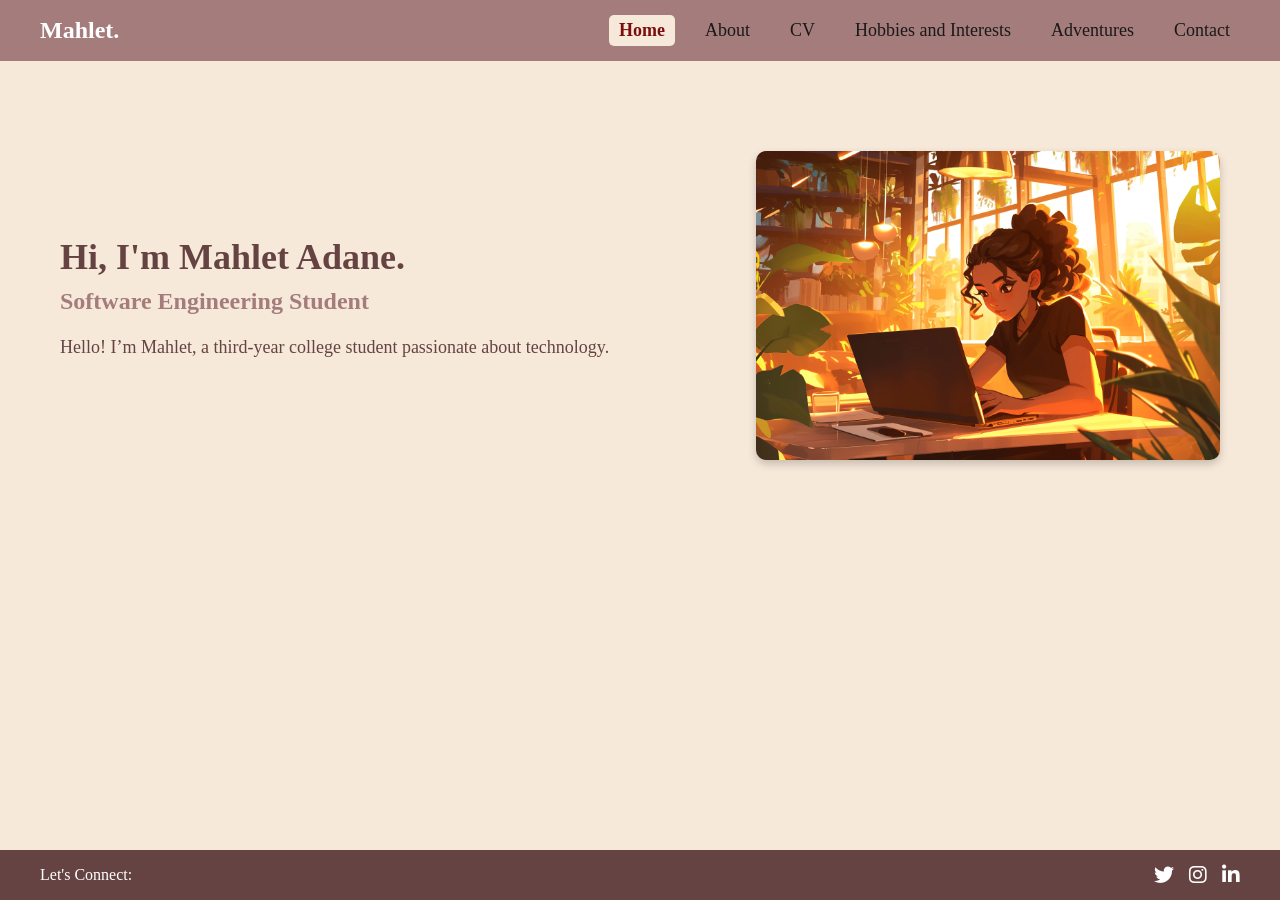
<file: index.html>
<!DOCTYPE html>
<html lang="en">
<head>
    <meta charset="UTF-8">
    <meta name="viewport" content="width=device-width, initial-scale=1.0">
    <title>My Profile</title>
    <link rel="stylesheet" href="css/style.css">
    <link rel="stylesheet" href="js/app.js">
    <link rel="stylesheet" href="https://cdnjs.cloudflare.com/ajax/libs/font-awesome/6.7.1/css/all.min.css" 
          integrity="sha512-5Hs3dF2AEPkpNAR7UiOHba+lRSJNeM2ECkwxUIxC1Q/FLycGTbNapWXB4tP889k5T5Ju8fs4b1P5z/iB4nMfSQ==" 
          crossorigin="anonymous" referrerpolicy="no-referrer">
</head>
<body>
    <header class="header">
        <a href="index.html" class="logo">Mahlet.</a>
         
        <div id="menu-icon" onclick="toggleMenu()">☰</div>
        <nav class="navbar" id="nav-menu">
            <a href="index.html" class="active">Home</a>
            <a href="about.html">About</a>
            <a href="cv.html">CV</a>
            <a href="Hobbies and Interests.html">Hobbies and Interests</a>
            <a href="Adventures.html">Adventures</a>
            <a href="contact.html">Contact</a>
        </nav>
    </header>
    <section class="home">
        <div class="main-content">
            <div class="text">
                <h1>Hi, I'm Mahlet Adane.</h1>
                <h3>Software Engineering Student</h3>
                <p>
                    Hello! I’m Mahlet, a third-year college student passionate about technology.
                </p>
            </div>
            <div class="img-box">
                <img src="images/image-1.jpg" alt="Girl on a Computer">
            </div>
        </div>
    </section>

    <footer>
        <div class="footer-container">
            <div class="footer-left"> 
                <p>Let's Connect:</p>
            </div>
            <div class="social-icons"> 
                <a href="https://x.com/MahletAdan63154" target="_blank"><i class="fa-brands fa-twitter"></i></a>
                <a href="https://www.instagram.com/mahlet.__/" target="_blank"><i class="fa-brands fa-instagram"></i></a>
                <a href="https://www.linkedin.com/in/mahlet-a-45ba842a6/" target="_blank"><i class="fa-brands fa-linkedin-in"></i></a>
            </div>
        </div>
    </footer>
      <script>
        function toggleMenu() {
            const navbar = document.querySelector('.navbar');
            navbar.classList.toggle('active');
        }
    </script>
</body>
</html>
</file>
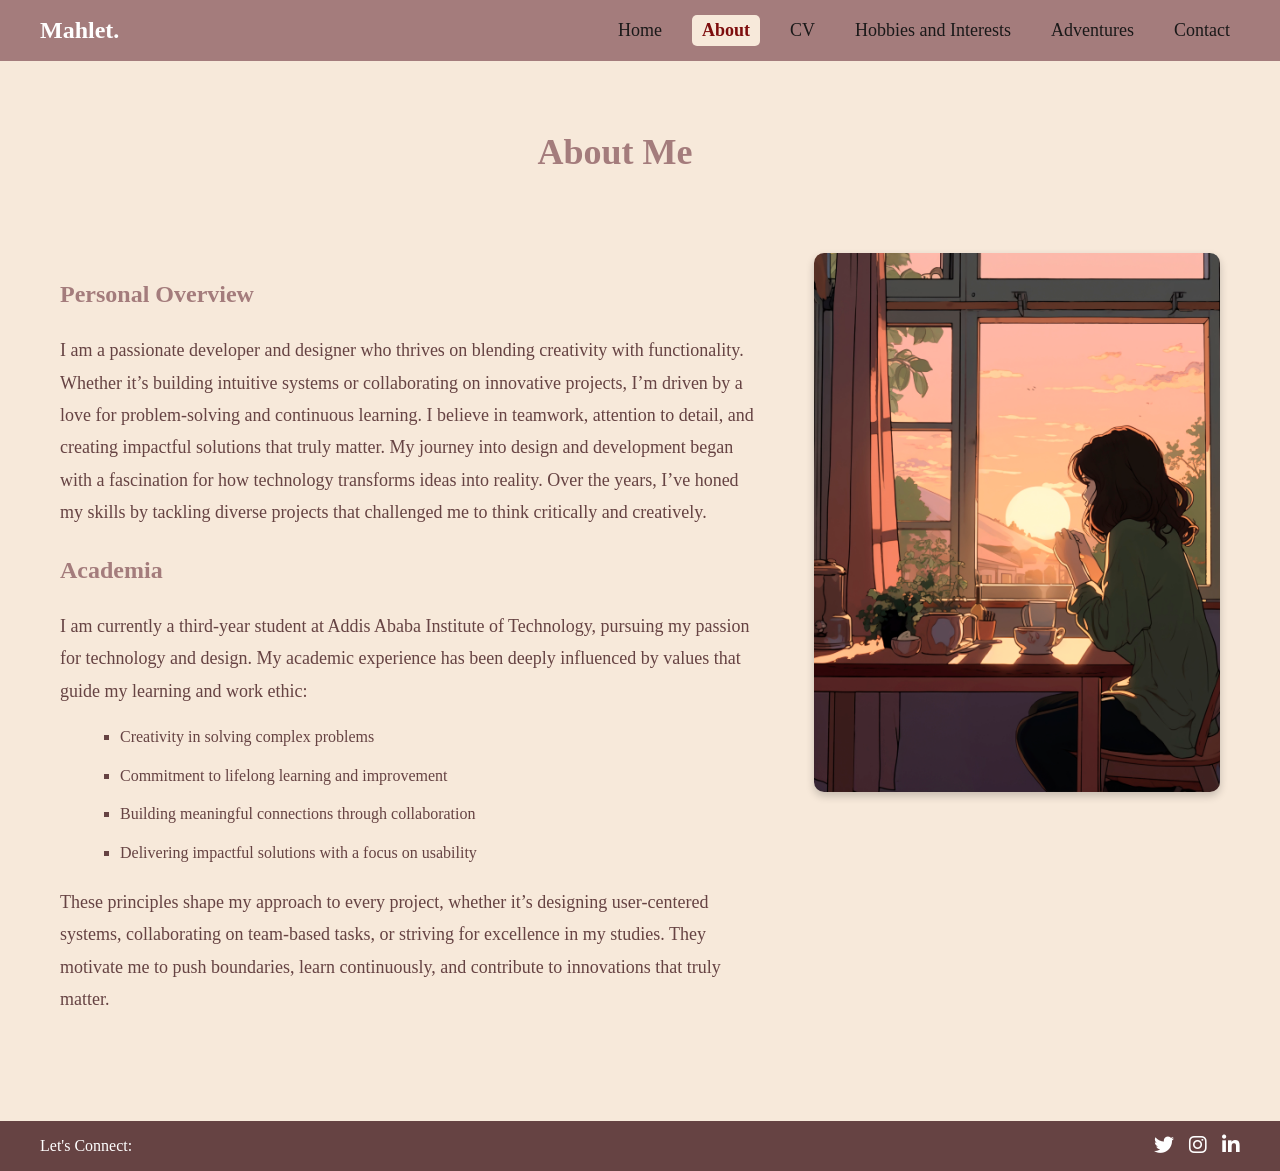
<file: about.html>
<!DOCTYPE html>
<html lang="en">
<head>
    <meta charset="UTF-8">
    <meta name="viewport" content="width=device-width, initial-scale=1.0">
    <title>My Profile</title>
    <link rel="stylesheet" href="css/style.css">
    <link rel="stylesheet" href="js/app.js">
    <link rel="stylesheet" href="https://cdnjs.cloudflare.com/ajax/libs/font-awesome/6.7.1/css/all.min.css" 
          integrity="sha512-5Hs3dF2AEPkpNAR7UiOHba+lRSJNeM2ECkwxUIxC1Q/FLycGTbNapWXB4tP889k5T5Ju8fs4b1P5z/iB4nMfSQ==" 
          crossorigin="anonymous" referrerpolicy="no-referrer">
</head>
<body>
    <header class="header">
        <a href="index.html" class="logo">Mahlet.</a>
        <div id="menu-icon" onclick="toggleMenu()">☰</div>
        <nav class="navbar">
            <a href="index.html">Home</a>
            <a href="about.html" class="active">About</a>
            <a href="cv.html">CV</a>
            <a href="Hobbies and Interests.html">Hobbies and Interests</a>
            <a href="Adventures.html">Adventures</a>
            <a href="contact.html">Contact</a>
        </nav>
    </header>

    <section>
        <h2>About Me</h2> 
    
        <div class="about-info">
            <article>
                <h3>Personal Overview</h3>
                <p>I am a passionate developer and designer who thrives on blending creativity with functionality. Whether it’s building intuitive systems or collaborating on innovative projects, I’m driven by a love for problem-solving and continuous learning. I believe in teamwork, attention to detail, and creating impactful solutions that truly matter. My journey into design and development began with a fascination for how technology transforms ideas into reality. Over the years, I’ve honed my skills by tackling diverse projects that challenged me to think critically and creatively.</p>

                <h3>Academia</h3>
                <p>I am currently a third-year student at Addis Ababa Institute of Technology, pursuing my passion for technology and design. My academic experience has been deeply influenced by values that guide my learning and work ethic:</p>
                <ul>
                    <li>Creativity in solving complex problems</li>
                    <li>Commitment to lifelong learning and improvement</li>
                    <li>Building meaningful connections through collaboration</li>
                    <li>Delivering impactful solutions with a focus on usability</li>
                </ul>
                <p>These principles shape my approach to every project, whether it’s designing user-centered systems, collaborating on team-based tasks, or striving for excellence in my studies. They motivate me to push boundaries, learn continuously, and contribute to innovations that truly matter.</p>
            </article>
            <div class="image-2">
                <img src="images/image-2.jpg" alt="About me" height="200" width="200">
            </div>
        </div>
    </section>

    <footer>
        <div class="footer-container">
            <div class="footer-left">
                <p>Let's Connect:</p>
            </div>
            <div class="social-icons">
                <a href="https://x.com/MahletAdan63154"><i class="fa-brands fa-twitter"></i></a>
                <a href="https://www.instagram.com/mahlet.__/"><i class="fa-brands fa-instagram"></i></a>
                <a href="https://www.linkedin.com/in/mahlet-a-45ba842a6/"><i class="fa-brands fa-linkedin-in"></i></a>
            </div>
        </div>
    </footer>
    <script>
        function toggleMenu() {
            const navbar = document.querySelector('.navbar');
            navbar.classList.toggle('active');
        }
    </script>

</body>
</html>
</file>
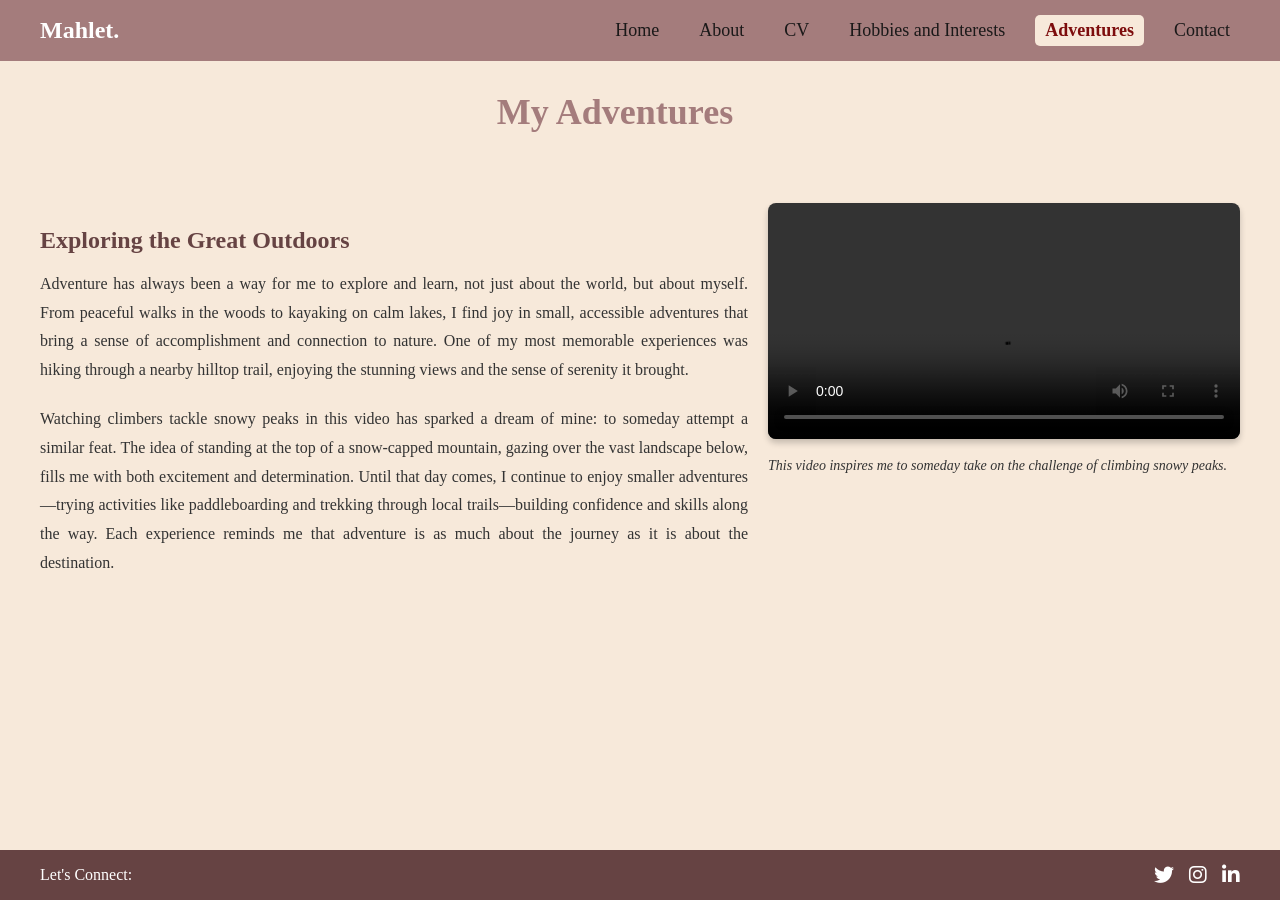
<file: Adventures.html>
<!DOCTYPE html>
<html lang="en">
<head>
    <meta charset="UTF-8">
    <meta name="viewport" content="width=device-width, initial-scale=1.0">
    <title>My profile</title>
    <link rel="stylesheet" href="css/style.css">
    <link rel="stylesheet" href="js/app.js">
    <link rel="stylesheet" href="https://cdnjs.cloudflare.com/ajax/libs/font-awesome/6.7.1/css/all.min.css" 
          integrity="sha512-5Hs3dF2AEPkpNAR7UiOHba+lRSJNeM2ECkwxUIxC1Q/FLycGTbNapWXB4tP889k5T5Ju8fs4b1P5z/iB4nMfSQ==" 
          crossorigin="anonymous" referrerpolicy="no-referrer">
</head>
<body>
    <header class="header">
        <a href="index.html" class="logo">Mahlet.</a>
        <div id="menu-icon" onclick="toggleMenu()">☰</div>
        <nav class="navbar">
            <a href="index.html">Home</a>
            <a href="about.html">About</a>
            <a href="cv.html">CV</a>
            <a href="Hobbies and Interests.html">Hobbies and Interests</a>
            <a href="Adventures.html" class="active">Adventures</a>
            <a href="contact.html">Contact</a>
        </nav>
    </header>
         <h2>My Adventures</h2>
         <section class="adventures">
            <!-- Text Content -->
            <div class="text-container">
                <h3>Exploring the Great Outdoors</h3>
                <p>
                    Adventure has always been a way for me to explore and learn, not just about the world, but about myself. From peaceful walks in the woods to kayaking on calm lakes, I find joy in small, accessible adventures that bring a sense of accomplishment and connection to nature. One of my most memorable experiences was hiking through a nearby hilltop trail, enjoying the stunning views and the sense of serenity it brought.
                </p>
                <p>
                    Watching climbers tackle snowy peaks in this video has sparked a dream of mine: to someday attempt a similar feat. The idea of standing at the top of a snow-capped mountain, gazing over the vast landscape below, fills me with both excitement and determination. Until that day comes, I continue to enjoy smaller adventures—trying activities like paddleboarding and trekking through local trails—building confidence and skills along the way. Each experience reminds me that adventure is as much about the journey as it is about the destination.
                </p>
            </div>
        
            <!-- Video Content -->
            <div class="video-container">
                <video controls>
                    <source src="videos/video-1.mp4" type="video/mp4">
                    Your browser does not support the video tag.
                </video>
                <p class="video-caption">This video inspires me to someday take on the challenge of climbing snowy peaks.</p>
            </div>
        </section>
    <footer>
        <div class="footer-container">
            <div class="footer-left"> 
                <p>Let's Connect:</p>
            </div>
            <div class="social-icons"> 
                <a href="https://x.com/MahletAdan63154" target="_blank"><i class="fa-brands fa-twitter"></i></a>
                <a href="https://www.instagram.com/mahlet.__/" target="_blank"><i class="fa-brands fa-instagram"></i></a>
                <a href="https://www.linkedin.com/in/mahlet-a-45ba842a6/" target="_blank"><i class="fa-brands fa-linkedin-in"></i></a>
            </div>
        </div>
    </footer>
    <script>
        function toggleMenu() {
            const navbar = document.querySelector('.navbar');
            navbar.classList.toggle('active');
        }
    </script>
</body>
</html>
</file>
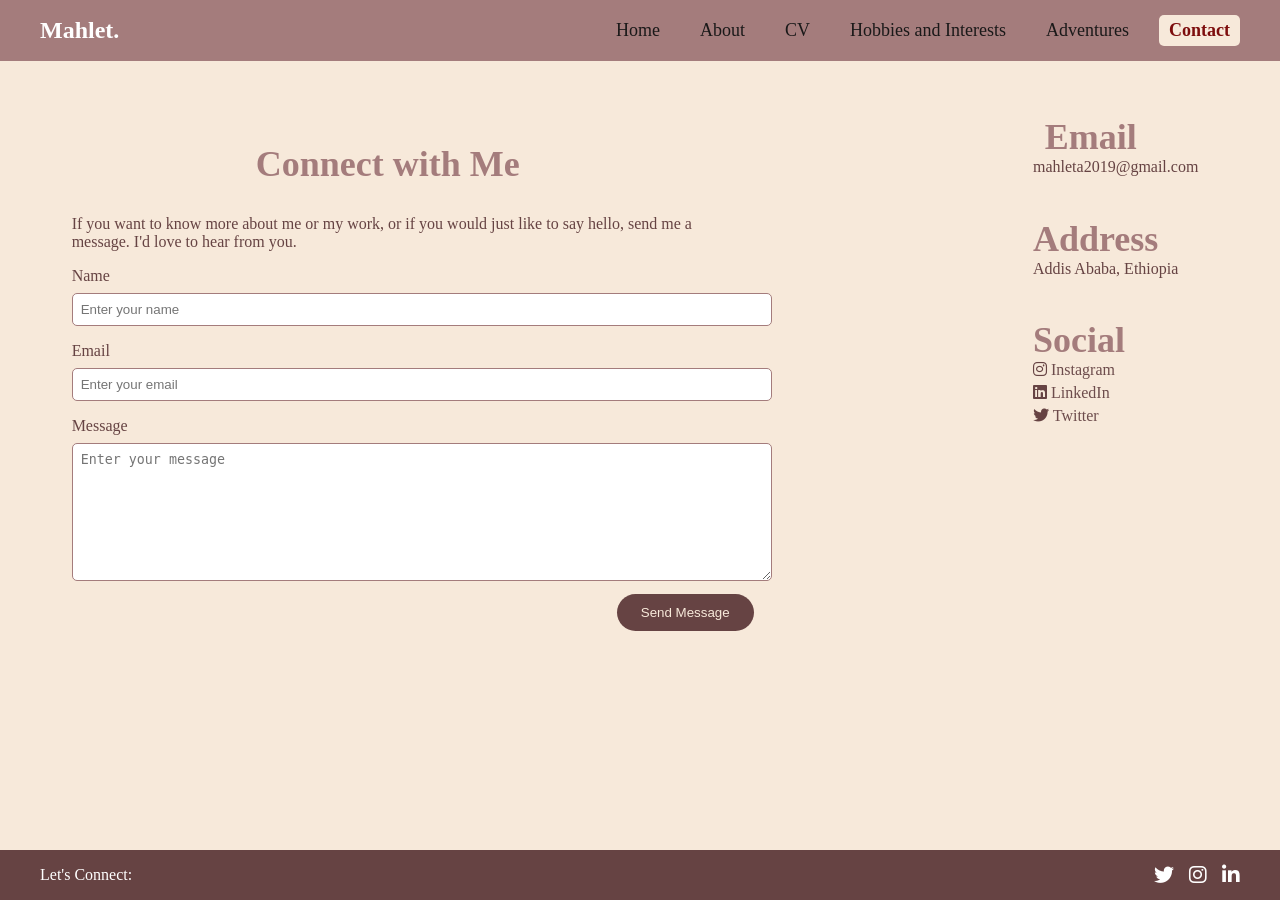
<file: contact.html>
<!DOCTYPE html>
<html lang="en">
<head>
    <meta charset="UTF-8">
    <meta name="viewport" content="width=device-width, initial-scale=1.0">
    <title>My Profile</title>
    <link rel="stylesheet" href="css/style.css">
    <link rel="stylesheet" href="js/app.js">
    <link rel="stylesheet" href="https://cdnjs.cloudflare.com/ajax/libs/font-awesome/6.7.1/css/all.min.css" 
          integrity="sha512-5Hs3dF2AEPkpNAR7UiOHba+lRSJNeM2ECkwxUIxC1Q/FLycGTbNapWXB4tP889k5T5Ju8fs4b1P5z/iB4nMfSQ==" 
          crossorigin="anonymous" referrerpolicy="no-referrer">
</head>
<body>
    <header class="header">
        <a href="index.html" class="logo">Mahlet.</a>
        <div id="menu-icon" onclick="toggleMenu()">☰</div>
        <nav class="navbar" id="nav-menu">
            <a href="index.html">Home</a>
            <a href="about.html">About</a>
            <a href="cv.html">CV</a>
            <a href="Hobbies and Interests.html">Hobbies and Interests</a>
            <a href="Adventures.html">Adventures</a>
            <a href="contact.html" class="active">Contact</a>
        </nav>
    </header>

    <main id="contact-main" class="contact-container">
        <!-- Left Section: Contact Form -->
        <div class="contact-left">
            <h2>Connect with Me</h2>
            <p>If you want to know more about me or my work, or if you would just like to say hello, send me a message. I'd love to hear from you.</p>
            <form action="#" method="post" class="contact-form">
                <label for="name">Name</label>
                <input type="text" id="name" name="name" placeholder="Enter your name" required>
                
                <label for="email">Email</label>
                <input type="email" id="email" name="email" placeholder="Enter your email" required>
                
                <label for="message">Message</label>
                <textarea id="message" name="message" rows="5" placeholder="Enter your message" required></textarea>
                
                <button type="submit" id="submit-btn">Send Message</button>
            </form>
        </div>
    
        <!-- Right Section: Contact Details -->
        <div class="contact-right">
            <div class="contact-section">
                <h2>Email</h2>
                <p>mahleta2019@gmail.com</p>
            </div>
        
            <div class="contact-section">
                <h2>Address</h2>
                <p>Addis Ababa, Ethiopia</p>
            </div>
        
            <div class="contact-section">
                <h2>Social</h2>
                <ul>
                    <li><i class="fab fa-instagram"></i> <a href="https://www.instagram.com/mahlet.__/" target="_blank">Instagram</a></li>
                    <li><i class="fab fa-linkedin"></i> <a href="https://www.linkedin.com/in/mahlet-a-45ba842a6/" target="_blank">LinkedIn</a></li>
                    <li><i class="fab fa-twitter"></i> <a href="https://x.com/MahletAdan63154" target="_blank">Twitter</a></li>
                </ul>
            </div>
        </div>
    </main>

    <footer>
        <div class="footer-container">
            <div class="footer-left"> 
                <p>Let's Connect:</p>
            </div>
            <div class="social-icons"> 
                <a href="https://x.com/MahletAdan63154" target="_blank"><i class="fa-brands fa-twitter"></i></a>
                <a href="https://www.instagram.com/mahlet.__/" target="_blank"><i class="fa-brands fa-instagram"></i></a>
                <a href="https://www.linkedin.com/in/mahlet-a-45ba842a6/" target="_blank"><i class="fa-brands fa-linkedin-in"></i></a>
            </div>
        </div>
    </footer>
    <script>
        function toggleMenu() {
            const navbar = document.querySelector('.navbar');
            navbar.classList.toggle('active');
        }
    </script>
</body>
</html>
</file>
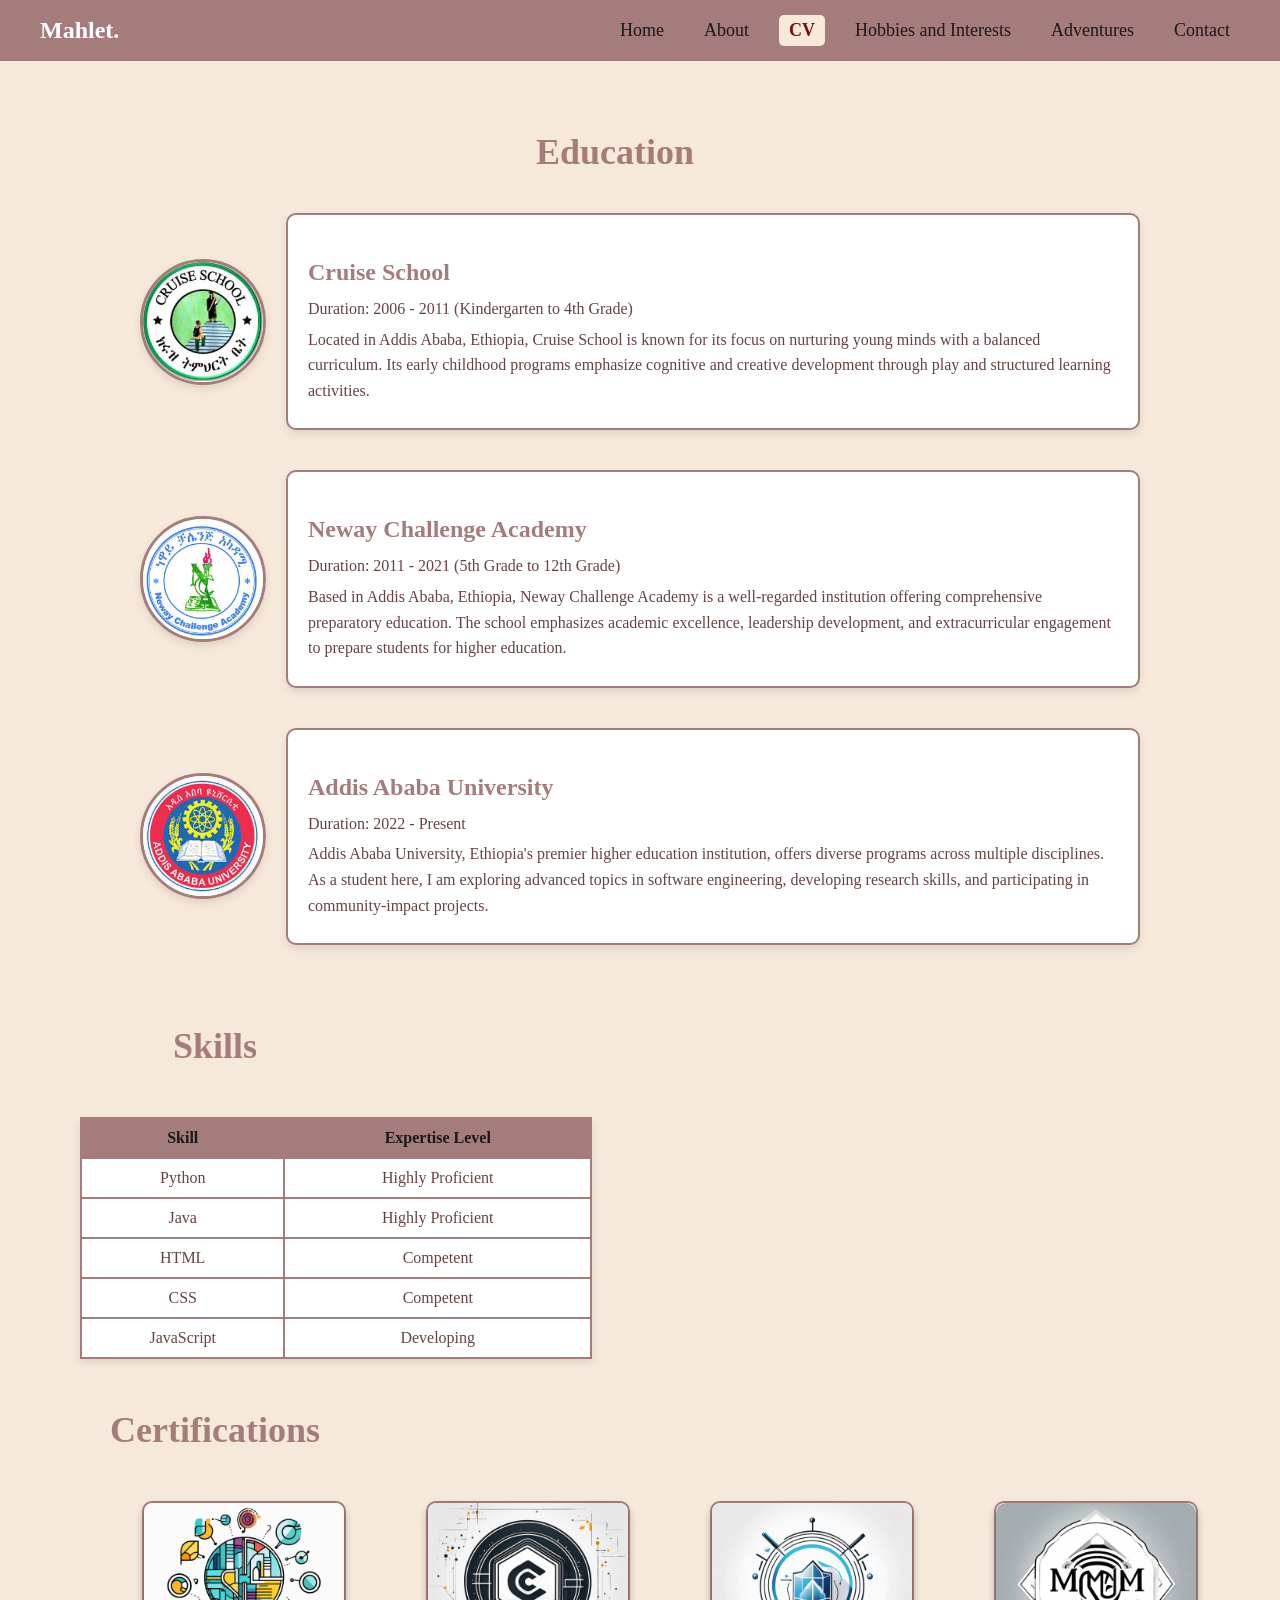
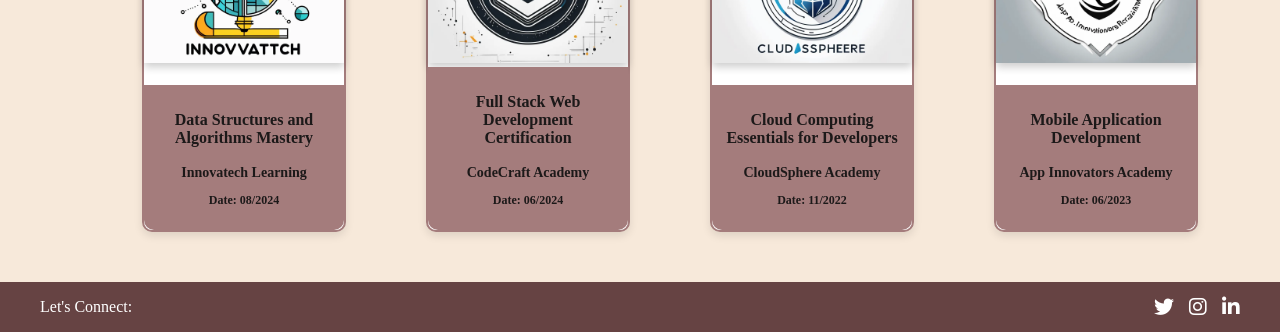
<file: cv.html>
<!DOCTYPE html>
<html lang="en">
<head>
    <meta charset="UTF-8">
    <meta name="viewport" content="width=device-width, initial-scale=1.0">
    <title>My Profile</title>
    <link rel="stylesheet" href="css/style.css">
    <link rel="stylesheet" href="js/app.js">
    <link rel="stylesheet" href="https://cdnjs.cloudflare.com/ajax/libs/font-awesome/6.7.1/css/all.min.css" 
          integrity="sha512-5Hs3dF2AEPkpNAR7UiOHba+lRSJNeM2ECkwxUIxC1Q/FLycGTbNapWXB4tP889k5T5Ju8fs4b1P5z/iB4nMfSQ==" 
          crossorigin="anonymous" referrerpolicy="no-referrer">
</head>
<body>

    <header class="header">
        <a href="index.html" class="logo">Mahlet.</a>
        <div id="menu-icon" onclick="toggleMenu()">☰</div>
        <nav class="navbar">
            <a href="index.html">Home</a>
            <a href="about.html">About</a>
            <a href="cv.html" class="active">CV</a>
            <a href="Hobbies and Interests.html">Hobbies and Interests</a>
            <a href="Adventures.html">Adventures</a>
            <a href="contact.html">Contact</a>
        </nav>
    </header>

    <section id="education">
        <h2>Education</h2>
        <div class="education-details">
            <!-- School 1 -->
            <div class="school">
                <img src="images/cruise_school_logo.jpg" alt="Cruise School Logo" class="edu-logo" height="200" width="200">
                <div class="school-info">
                    <h3>Cruise School</h3>
                    <p>Duration: 2006 - 2011 (Kindergarten to 4th Grade)</p>
                    <p>Located in Addis Ababa, Ethiopia, Cruise School is known for its focus on nurturing young minds with a balanced curriculum. Its early childhood programs emphasize cognitive and creative development through play and structured learning activities.</p>
                </div>
            </div>
            <!-- School 2 -->
            <div class="school">
                <img src="images/NCA_logo.jpg" alt="Neway Challenge Academy Logo" class="edu-logo" height="200" width="200">
                <div class="school-info">
                    <h3>Neway Challenge Academy</h3>
                    <p>Duration: 2011 - 2021 (5th Grade to 12th Grade)</p>
                    <p>Based in Addis Ababa, Ethiopia, Neway Challenge Academy is a well-regarded institution offering comprehensive preparatory education. The school emphasizes academic excellence, leadership development, and extracurricular engagement to prepare students for higher education.</p>
                </div>
            </div>
            <!-- School 3 -->
            <div class="school">
                <img src="images/AAU_logo.jpg" alt="Addis Ababa University Logo" class="edu-logo" height="200" width="200">
                <div class="school-info">
                    <h3>Addis Ababa University</h3>
                    <p>Duration: 2022 - Present</p>
                    <p>Addis Ababa University, Ethiopia's premier higher education institution, offers diverse programs across multiple disciplines. As a student here, I am exploring advanced topics in software engineering, developing research skills, and participating in community-impact projects.</p>
                </div>
            </div>
        </div>
    </section>

    <h2 id="skills-title">Skills</h2>
    <table class="skills-table">
        <thead>
            <tr>
                <th>Skill</th>
                <th>Expertise Level</th>
            </tr>
        </thead>
        <tbody>
            <tr>
                <td>Python</td>
                <td>Highly Proficient</td>
            </tr>
            <tr>
                <td>Java</td>
                <td>Highly Proficient</td>
            </tr>
            <tr>
                <td>HTML</td>
                <td>Competent</td>
            </tr>
            <tr>
                <td>CSS</td>
                <td>Competent</td>
            </tr>
            <tr>
                <td>JavaScript</td>
                <td>Developing</td>
            </tr>
        </tbody>
    </table>

    <h2 id="certifications-title">Certifications</h2>
    <div class="certifications">
        <!-- Certification 1 -->
        <div class="cert-card">
            <a href="https://drive.google.com/file/d/1neGwVt9E-HdWqDqJZ0T0l95iQGRhoQjY/view?usp=sharing" target="_blank">
                <img src="images/cert-1.png" alt="Certification 1 Image" class="cert-image" height="200" width="200">
            </a>
            <div class="cert-info">
                <h3>Data Structures and Algorithms Mastery</h3>
                <h4>Innovatech Learning</h4>
                <p>Date: 08/2024</p>
            </div>
        </div>
        <!-- Certification 2 -->
        <div class="cert-card">
            <a href="https://drive.google.com/file/d/1pOhmFMhfmWtb0LCg4VnSiOEBOjl1VJk_/view?usp=sharing" target="_blank">
                <img src="images/cert-2.png" alt="Certification 2 Image" class="cert-image" height="200" width="200">
            </a>
            <div class="cert-info">
                <h3>Full Stack Web Development Certification</h3>
                <h4>CodeCraft Academy</h4>
                <p>Date: 06/2024</p>
            </div>
        </div>
        <!-- Certification 3 -->
        <div class="cert-card">
            <a href="https://drive.google.com/file/d/1qVzFPrdZ-3lOlFEl53MXWnS-CGHLQ-Hh/view?usp=sharing" target="_blank">
                <img src="images/cert-3.png" alt="Certification 3 Image" class="cert-image" height="200" width="200">
            </a>
            <div class="cert-info">
                <h3>Cloud Computing Essentials for Developers</h3>
                <h4>CloudSphere Academy</h4>
                <p>Date: 11/2022</p>
            </div>
        </div>
        <!-- Certification 4 -->
        <div class="cert-card">
            <a href="https://drive.google.com/file/d/1qVzFPrdZ-3lOlFEl53MXWnS-CGHLQ-Hh/view?usp=sharing" target="_blank">
                <img src="images/cert-4.png" alt="Certification 4 Image" class="cert-image" height="200" width="200">
            </a>
            <div class="cert-info">
                <h3>Mobile Application Development</h3>
                <h4>App Innovators Academy</h4>
                <p>Date: 06/2023</p>
            </div>
        </div>
    </div>

    <footer>
        <div class="footer-container">
            <div class="footer-left"> 
                <p>Let's Connect:</p>
            </div>
            <div class="social-icons"> 
                <a href="https://x.com/MahletAdan63154" target="_blank"><i class="fa-brands fa-twitter"></i></a>
                <a href="https://www.instagram.com/mahlet.__/" target="_blank"><i class="fa-brands fa-instagram"></i></a>
                <a href="https://www.linkedin.com/in/mahlet-a-45ba842a6/" target="_blank"><i class="fa-brands fa-linkedin-in"></i></a>
            </div>
        </div>
    </footer>
    <script>
        function toggleMenu() {
            const navbar = document.querySelector('.navbar');
            navbar.classList.toggle('active');
        }
    </script>

</body>
</html>
</file>
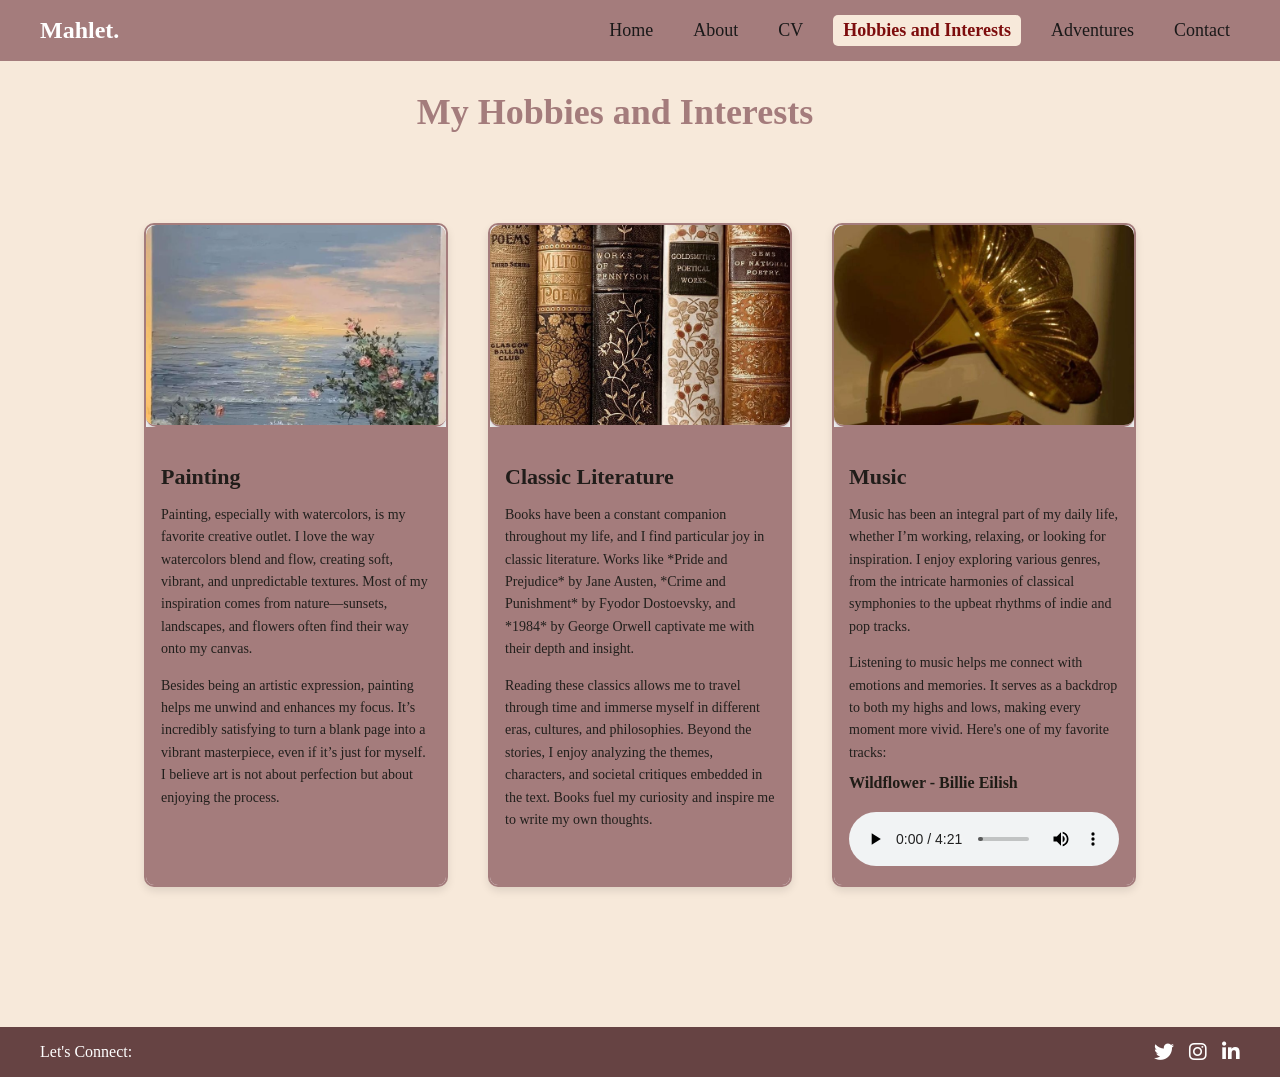
<file: Hobbies and Interests.html>
<!DOCTYPE html>
<html lang="en">
<head>
    <meta charset="UTF-8">
    <meta name="viewport" content="width=device-width, initial-scale=1.0">
    <title>My Profile</title>
    <link rel="stylesheet" href="css/style.css">
    <link rel="stylesheet" href="js/app.js">
    <link rel="stylesheet" href="https://cdnjs.cloudflare.com/ajax/libs/font-awesome/6.7.1/css/all.min.css" 
          integrity="sha512-5Hs3dF2AEPkpNAR7UiOHba+lRSJNeM2ECkwxUIxC1Q/FLycGTbNapWXB4tP889k5T5Ju8fs4b1P5z/iB4nMfSQ==" 
          crossorigin="anonymous" referrerpolicy="no-referrer">
</head>
<body>
    <header class="header">
        <a href="index.html" class="logo">Mahlet.</a>
        <div id="menu-icon" onclick="toggleMenu()">☰</div>
        <nav class="navbar">
            <a href="index.html">Home</a>
            <a href="about.html">About</a>
            <a href="cv.html">CV</a>
            <a href="Hobbies and Interests.html" class="active">Hobbies and Interests</a>
            <a href="Adventures.html">Adventures</a>
            <a href="contact.html">Contact</a>
        </nav>
    </header>
    <h2 class="hobbies-title">My Hobbies and Interests</h2>
    <main>
        <div class="hobbies">
            <!-- Painting Card -->
            <div class="hobby-card">
                <img src="images/painting.jpg" alt="Watercolor Painting" class="hobby-image" height="200" width="200">
                <div class="hobby-info">
                    <h3>Painting</h3>
                    <p>Painting, especially with watercolors, is my favorite creative outlet. I love the way watercolors blend and flow, creating soft, vibrant, and unpredictable textures. Most of my inspiration comes from nature—sunsets, landscapes, and flowers often find their way onto my canvas.</p>
                    <p>Besides being an artistic expression, painting helps me unwind and enhances my focus. It’s incredibly satisfying to turn a blank page into a vibrant masterpiece, even if it’s just for myself. I believe art is not about perfection but about enjoying the process.</p>
                </div>
            </div>
            <!-- Books Card -->
            <div class="hobby-card">
                <img src="images/books.jpg" alt="Books and Classic Literature" class="hobby-image" height="200" width="200">
                <div class="hobby-info">
                    <h3>Classic Literature</h3>
                    <p>Books have been a constant companion throughout my life, and I find particular joy in classic literature. Works like *Pride and Prejudice* by Jane Austen, *Crime and Punishment* by Fyodor Dostoevsky, and *1984* by George Orwell captivate me with their depth and insight.</p>
                    <p>Reading these classics allows me to travel through time and immerse myself in different eras, cultures, and philosophies. Beyond the stories, I enjoy analyzing the themes, characters, and societal critiques embedded in the text. Books fuel my curiosity and inspire me to write my own thoughts.</p>
                </div>
            </div>
            <!-- Music Card -->
            <div class="hobby-card">
                <img src="images/music.jpg" alt="Listening to Music" class="hobby-image" height="200" width="200">
                <div class="hobby-info">
                    <h3>Music</h3>
                    <p>Music has been an integral part of my daily life, whether I’m working, relaxing, or looking for inspiration. I enjoy exploring various genres, from the intricate harmonies of classical symphonies to the upbeat rhythms of indie and pop tracks.</p>
                    <p>Listening to music helps me connect with emotions and memories. It serves as a backdrop to both my highs and lows, making every moment more vivid. Here's one of my favorite tracks:</p>
                    <h4>Wildflower - Billie Eilish</h4>
                    <audio controls>
                        <source src="audios/Wildflower-Billie Eilish.mp3" type="audio/mpeg">
                        Your browser does not support the audio element.
                    </audio>
                </div>
            </div>
        </div>
    </main>

    <footer>
        <div class="footer-container">
            <div class="footer-left"> 
                <p>Let's Connect:</p>
            </div>
            <div class="social-icons"> 
                <a href="https://x.com/MahletAdan63154" target="_blank"><i class="fa-brands fa-twitter"></i></a>
                <a href="https://www.instagram.com/mahlet.__/" target="_blank"><i class="fa-brands fa-instagram"></i></a>
                <a href="https://www.linkedin.com/in/mahlet-a-45ba842a6/" target="_blank"><i class="fa-brands fa-linkedin-in"></i></a>
            </div>
        </div>
    </footer>
     <script>
        function toggleMenu() {
            const navbar = document.querySelector('.navbar');
            navbar.classList.toggle('active');
        }
    </script>

</body>
</html>
</file>
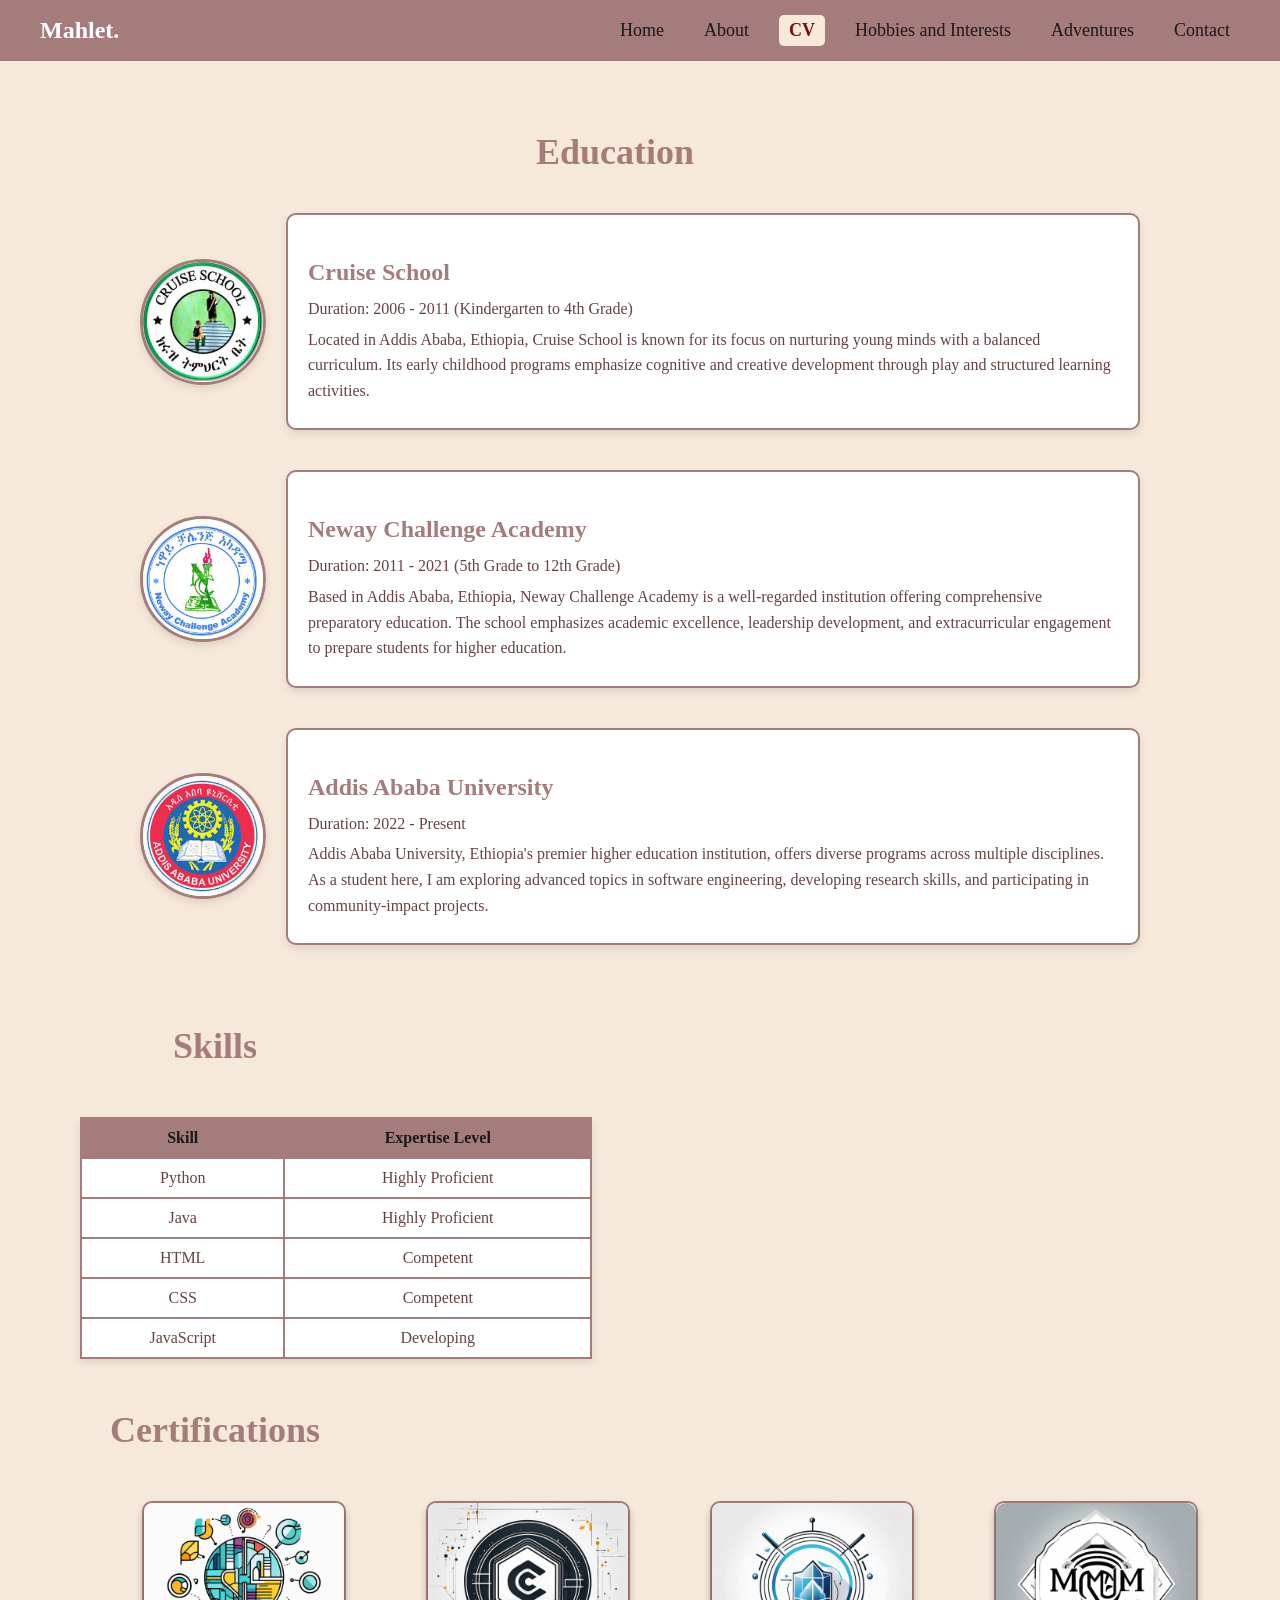
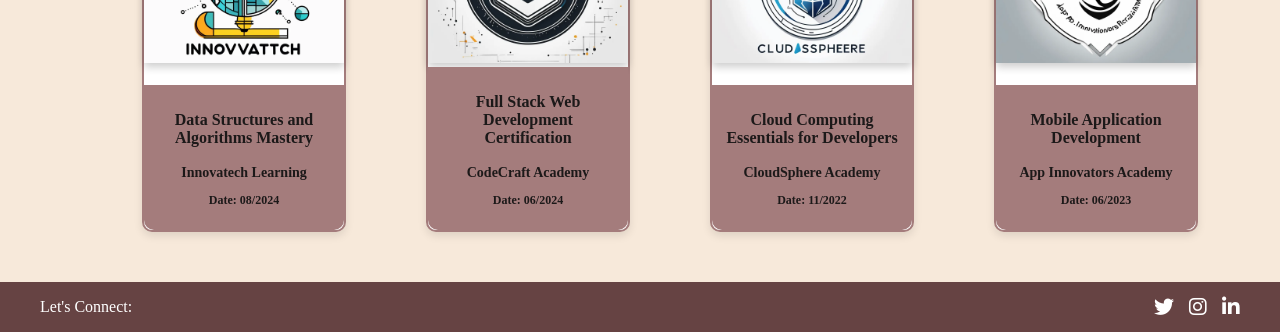
<file: src/CV.html>
<!DOCTYPE html>
<html lang="en">
<head>
    <meta charset="UTF-8">
    <meta name="viewport" content="width=device-width, initial-scale=1.0">
    <title>My Profile</title>
    <link rel="stylesheet" href="css/style.css">
    <link rel="stylesheet" href="js/app.js">
    <link rel="stylesheet" href="https://cdnjs.cloudflare.com/ajax/libs/font-awesome/6.7.1/css/all.min.css" 
          integrity="sha512-5Hs3dF2AEPkpNAR7UiOHba+lRSJNeM2ECkwxUIxC1Q/FLycGTbNapWXB4tP889k5T5Ju8fs4b1P5z/iB4nMfSQ==" 
          crossorigin="anonymous" referrerpolicy="no-referrer">
</head>
<body>

    <header class="header">
        <a href="index.html" class="logo">Mahlet.</a>
        <div id="menu-icon" onclick="toggleMenu()">☰</div>
        <nav class="navbar">
            <a href="index.html">Home</a>
            <a href="about.html">About</a>
            <a href="cv.html" class="active">CV</a>
            <a href="Hobbies and Interests.html">Hobbies and Interests</a>
            <a href="Adventures.html">Adventures</a>
            <a href="contact.html">Contact</a>
        </nav>
    </header>

    <section id="education">
        <h2>Education</h2>
        <div class="education-details">
            <!-- School 1 -->
            <div class="school">
                <img src="images/cruise_school_logo.jpg" alt="Cruise School Logo" class="edu-logo" height="200" width="200">
                <div class="school-info">
                    <h3>Cruise School</h3>
                    <p>Duration: 2006 - 2011 (Kindergarten to 4th Grade)</p>
                    <p>Located in Addis Ababa, Ethiopia, Cruise School is known for its focus on nurturing young minds with a balanced curriculum. Its early childhood programs emphasize cognitive and creative development through play and structured learning activities.</p>
                </div>
            </div>
            <!-- School 2 -->
            <div class="school">
                <img src="images/NCA_logo.jpg" alt="Neway Challenge Academy Logo" class="edu-logo" height="200" width="200">
                <div class="school-info">
                    <h3>Neway Challenge Academy</h3>
                    <p>Duration: 2011 - 2021 (5th Grade to 12th Grade)</p>
                    <p>Based in Addis Ababa, Ethiopia, Neway Challenge Academy is a well-regarded institution offering comprehensive preparatory education. The school emphasizes academic excellence, leadership development, and extracurricular engagement to prepare students for higher education.</p>
                </div>
            </div>
            <!-- School 3 -->
            <div class="school">
                <img src="images/AAU_logo.jpg" alt="Addis Ababa University Logo" class="edu-logo" height="200" width="200">
                <div class="school-info">
                    <h3>Addis Ababa University</h3>
                    <p>Duration: 2022 - Present</p>
                    <p>Addis Ababa University, Ethiopia's premier higher education institution, offers diverse programs across multiple disciplines. As a student here, I am exploring advanced topics in software engineering, developing research skills, and participating in community-impact projects.</p>
                </div>
            </div>
        </div>
    </section>

    <h2 id="skills-title">Skills</h2>
    <table class="skills-table">
        <thead>
            <tr>
                <th>Skill</th>
                <th>Expertise Level</th>
            </tr>
        </thead>
        <tbody>
            <tr>
                <td>Python</td>
                <td>Highly Proficient</td>
            </tr>
            <tr>
                <td>Java</td>
                <td>Highly Proficient</td>
            </tr>
            <tr>
                <td>HTML</td>
                <td>Competent</td>
            </tr>
            <tr>
                <td>CSS</td>
                <td>Competent</td>
            </tr>
            <tr>
                <td>JavaScript</td>
                <td>Developing</td>
            </tr>
        </tbody>
    </table>

    <h2 id="certifications-title">Certifications</h2>
    <div class="certifications">
        <!-- Certification 1 -->
        <div class="cert-card">
            <a href="https://drive.google.com/file/d/1neGwVt9E-HdWqDqJZ0T0l95iQGRhoQjY/view?usp=sharing" target="_blank">
                <img src="images/cert-1.png" alt="Certification 1 Image" class="cert-image" height="200" width="200">
            </a>
            <div class="cert-info">
                <h3>Data Structures and Algorithms Mastery</h3>
                <h4>Innovatech Learning</h4>
                <p>Date: 08/2024</p>
            </div>
        </div>
        <!-- Certification 2 -->
        <div class="cert-card">
            <a href="https://drive.google.com/file/d/1pOhmFMhfmWtb0LCg4VnSiOEBOjl1VJk_/view?usp=sharing" target="_blank">
                <img src="images/cert-2.png" alt="Certification 2 Image" class="cert-image" height="200" width="200">
            </a>
            <div class="cert-info">
                <h3>Full Stack Web Development Certification</h3>
                <h4>CodeCraft Academy</h4>
                <p>Date: 06/2024</p>
            </div>
        </div>
        <!-- Certification 3 -->
        <div class="cert-card">
            <a href="https://drive.google.com/file/d/1qVzFPrdZ-3lOlFEl53MXWnS-CGHLQ-Hh/view?usp=sharing" target="_blank">
                <img src="images/cert-3.png" alt="Certification 3 Image" class="cert-image" height="200" width="200">
            </a>
            <div class="cert-info">
                <h3>Cloud Computing Essentials for Developers</h3>
                <h4>CloudSphere Academy</h4>
                <p>Date: 11/2022</p>
            </div>
        </div>
        <!-- Certification 4 -->
        <div class="cert-card">
            <a href="https://drive.google.com/file/d/1qVzFPrdZ-3lOlFEl53MXWnS-CGHLQ-Hh/view?usp=sharing" target="_blank">
                <img src="images/cert-4.png" alt="Certification 4 Image" class="cert-image" height="200" width="200">
            </a>
            <div class="cert-info">
                <h3>Mobile Application Development</h3>
                <h4>App Innovators Academy</h4>
                <p>Date: 06/2023</p>
            </div>
        </div>
    </div>

    <footer>
        <div class="footer-container">
            <div class="footer-left"> 
                <p>Let's Connect:</p>
            </div>
            <div class="social-icons"> 
                <a href="https://x.com/MahletAdan63154" target="_blank"><i class="fa-brands fa-twitter"></i></a>
                <a href="https://www.instagram.com/mahlet.__/" target="_blank"><i class="fa-brands fa-instagram"></i></a>
                <a href="https://www.linkedin.com/in/mahlet-a-45ba842a6/" target="_blank"><i class="fa-brands fa-linkedin-in"></i></a>
            </div>
        </div>
    </footer>
    <script>
        function toggleMenu() {
            const navbar = document.querySelector('.navbar');
            navbar.classList.toggle('active');
        }
    </script>

</body>
</html>
</file>
<file: css/style.css>
body {
    font-family: 'Inria Serif', serif;
    background-color: #F7E9DA;
    margin: 0;
    padding: 0;
    color: #664343;
    display: flex;
    flex-direction: column;
    min-height: 100vh;
}

.container {
    max-width: 1200px;
    margin: 0 auto;
    padding: 0 20px;
    flex: 1;
}
.main-content,
.about-info,
.education-details,
.skills-table,
.certifications,
.hobbies,
.adventures,
#contact-main {
    font-family: 'Inria Serif', serif; 
}
h1, h2, h3, h4 {
    font-family: 'Inria Serif', serif; 
}

.header {
    display: flex;
    justify-content: space-between;
    align-items: center;
    background-color: #A47C7C;
    padding: 15px 40px; 
    font-family: 'Orelega One', serif;
    color: white;
}
.header .logo {
    font-size: 24px;
    font-weight: bold;
    color: white;
    text-decoration: none;
    margin-right: 20px;
    transition: color 0.3s ease;
}

.header .logo:hover {
    color: #7D0D0D;
}
#menu-icon {
    display: none;
    font-size: 3rem;
    color: white;
    cursor: pointer;
    z-index: 1000;
}
.navbar {
    display: flex;
    gap: 20px; 
    align-items: center; 
}

.navbar a {
    text-decoration: none;
    color: rgb(26, 25, 25);
    font-size: 18px;
    transition: color 0.3s ease;
    padding: 5px 10px; 
    border-radius: 5px; 
}

.navbar a:hover {
    color: #7D0D0D;
}

.navbar a.active {
    color: #7D0D0D;
    background-color: #F7E9DA; 
    font-weight: bold; 
}

.main-content {
    display: flex;
    justify-content: space-between; 
    align-items: center;
    padding: 50px 40px; 
}

.text {
    max-width: 50%; 
}

.text h1 {
    font-size: 36px;
    margin: 0;
    color: #664343;
    font-family: 'Inria Serif', serif;
}

.text h3 {
    font-size: 24px;
    margin: 10px 0;
    color: #A47C7C; 
}

.text p { 
    font-size: 18px;
    line-height: 1.6;
    color: #664343;
}
.img-box {
    max-width: 40%; 
    text-align: right; 
}

.img-box img {
    width: 100%; 
    max-width: 500px; 
    height: auto;
    border-radius: 10px; 
    box-shadow: 0 4px 8px rgba(0, 0, 0, 0.2);
}

.about-info {
    display: flex;
    justify-content: space-between; 
    align-items: flex-start; 
    padding: 50px 40px; 
}

.about-info article {
    max-width: 60%; 
    font-family: 'Inria Serif', serif;
    line-height: 1.8; 
    color: #664343;
}

.about-info article h3 {
    font-size: 24px;
    margin: 20px 0 10px;
    color: #A47C7C;
}

.about-info article p {
    font-size: 18px;
    margin-bottom: 15px;
}

.about-info article ul {
    list-style: square; 
    margin-left: 20px;
    color: #664343;
}

.about-info article ul li {
    margin: 10px 0;
}

.image-2 {
    max-width: 35%; 
    text-align: right; 
}

.image-2 img {
    width: 100%; 
    max-width: 500px; 
    height: auto;
    border-radius: 10px;
    box-shadow: 0 4px 8px rgba(0, 0, 0, 0.2); 
}
section {
    margin: 20px 0;
    padding: 20px;
}

section h2 {
    font-size: 36px;
    text-align: center;
    margin-bottom: 30px;
    color: #A47C7C;
    font-family: 'Orelega One', serif;
}
img {
    border-radius: 10px;
    box-shadow: 0 4px 8px rgba(0, 0, 0, 0.2);
}
#skills-title,
#certifications-title {
    margin-left: -800px; 
}

.education-details {
    display: flex;
    flex-direction: column;
    gap: 20px;
    margin: 0 auto;
    max-width: 1000px;
}

.school {
    display: flex;
    flex-direction: row;
    align-items: center;
    gap: 20px;
    border: none;
    margin: 10px auto;
}

.edu-logo {
    width: 120px;
    height: 120px;
    border-radius: 50%;
    border: 3px solid #A47C7C;
    object-fit: cover;
    flex-shrink: 0;
    box-shadow: 0 4px 8px rgba(0, 0, 0, 0.1);
}

.school-info {
    background-color: #fff;
    border: 2px solid #A47C7C;
    border-radius: 10px;
    padding: 20px;
    box-shadow: 0 4px 8px rgba(0, 0, 0, 0.1);
    flex-grow: 1;
}

.school-info h3 {
    font-size: 24px;
    margin-bottom: 10px;
    color: #A47C7C;
    font-family: 'Orelega One', serif;
}

.school-info p {
    margin: 5px 0;
    line-height: 1.6;
    font-size: 16px;
}

.skills-table {
    width: 40%; 
    margin: 20px auto;
    border-collapse: collapse;
    font-size: 16px;
    background-color: #fff;
    box-shadow: 0 4px 8px rgba(0, 0, 0, 0.1);
    border: 2px solid #A47C7C; 
    margin-left: 80px;
}

.skills-table thead th {
    background-color: #A47C7C;
    color: #1b1818;
    padding: 10px;
    font-family: 'Orelega One', serif;
    border: 2px solid #A47C7C;
}

.skills-table tbody td {
    padding: 10px;
    text-align: center;
    border: 2px solid #A47C7C; 
}
.certifications {
    display: flex;
    justify-content: center;
    flex-wrap: wrap;
    gap: 20px;
    margin-top: 20px;
    margin-bottom: 50px; 
}

.cert-card {
    display: flex;
    flex-direction: column;
    justify-content: space-between;
    background-color: #fff;
    margin-left: 60px;
    border-radius: 10px;
    box-shadow: 0 4px 8px rgba(0, 0, 0, 0.1);
    width: 200px;
    border: 2px solid #A47C7C;
}

.cert-image {
    width: 100%;
    height: 160px; 
    object-fit: cover; 
    border-radius: 10px 10px 0 0;
    background-color: #F7E9DA;
}

.cert-info {
    background-color: #A47C7C; 
    color: #1c1919;
    padding: 10px;
    text-align: center;
    border-radius: 0 0 10px 10px;
    font-size: 14px;
}

.cert-info h3 {
    font-size: 16px;
    margin-bottom: 5px;
    font-family: 'Orelega One', serif;
}

.cert-info h4 {
    font-size: 14px;
    margin-bottom: 5px;
}

.cert-info p {
    font-size: 12px;
    font-weight: bold;
}
h2 {
    font-size: 36px;
    text-align: center;
    margin-top: 30px;
    margin-right: 50px; 
    color: #A47C7C;
    font-family: 'Orelega One', serif;
}

main {
    margin: 20px auto;
    max-width: 1200px;
    padding: 20px;
    margin-bottom: 100px; 
}

.hobbies {
    display: flex;
    justify-content: space-between;
    gap: 40px; 
    flex-wrap: wrap;
    padding: 20px 0;
}
.hobby-card {
    background-color: #fff;
    border: 2px solid #A47C7C;
    border-radius: 10px;
    box-shadow: 0 4px 8px rgba(0, 0, 0, 0.1);
    width: 300px;
    display: flex;
    flex-direction: column;
    overflow: hidden;
}

.hobby-info {
    padding: 15px; 
    text-align: left;
    color: #272121;
    background-color: #A47C7C;
    flex-grow: 1; 
}

.hobby-image {
    width: 100%;
    height: 200px;
    object-fit: cover;
    margin: 0; 
    border-bottom: 2px solid #A47C7C;
}

.hobby-info h3 {
    font-size: 22px;
    margin-bottom: 10px;
    color: #211d1a;
    font-family: 'Orelega One', serif;
}

.hobby-info p {
    font-size: 14px;
    line-height: 1.6;
    margin-bottom: 10px;
    color: #211f1c;
}

.hobby-info h4 {
    font-size: 16px;
    margin: 10px 0;
    color: #1f1c16;
    font-family: 'Orelega One', serif;
}
audio {
    width: 100%;
    margin-top: 10px;
}
.adventures {
    display: flex; 
    align-items: flex-start;
    margin: 20px auto;
    max-width: 1200px;
    gap: 20px;
}

.adventures h3 {
    margin-bottom: 15px;
    font-size: 24px;
    color: #664343; 
}

.adventures p {
    margin-bottom: 20px;
    text-align: justify; 
    line-height: 1.8; 
    color: #333;
}
.adventures .text-container {
    flex: 3; 
}
.video-container {
    flex: 2; 
}

.video-container video {
    width: 100%; 
    height: auto;
    border-radius: 8px; 
    box-shadow: 0 4px 6px rgba(0, 0, 0, 0.2); 
}

.video-caption {
    margin-top: 10px;
    font-size: 14px;
    color: #7D0D0D; 
    text-align: center;
    font-style: italic; 
}
#contact-main {
    display: flex;
    justify-content: space-between;
    gap: 6rem; 
    padding: 2rem;
    background-color: #F7E9DA;
}

.contact-left {
    flex: 1;
    position: relative; 
    max-width: 60%;
}

.contact-form label {
    display: block;
    margin-bottom: 0.5rem;
    font-size: 1rem;
    color: #664343;
}

.contact-form input,
.contact-form textarea {
    width: 100%;
    padding: 0.5rem;
    margin-bottom: 1rem;
    border: 1px solid #A47C7C;
    border-radius: 5px;
}

.contact-form textarea {
    height: 120px;
}

.contact-form button {
    background-color: #664343;
    color: #F7E9DA;
    padding: 0.7rem 1.5rem;
    border: none;
    border-radius: 20px;
    cursor: pointer;
    position: absolute;
    bottom: -30px;
    right: 0;
    
}

.contact-right {
    display: flex;
    flex-direction: column;
    align-items: flex-start; 
    gap: 2rem;
    padding-left: 1rem; 
}

.contact-section h2 {
    margin-top: 0.2rem;
    margin-bottom: 0; 
}

.contact-section p {
    margin-top: 0; 
    margin-bottom: 0.2rem; 
}

.contact-section ul {
    margin-top: 0; 
    padding: 0;
    list-style: none;
}
.contact-section {
    margin-bottom: 0.2rem; 
}

.contact-right ul li {
    margin-bottom: 0.3rem;
}

.contact-right ul li a {
    text-decoration: none;
    color: #6d4c4c;
}

.contact-right ul li a:hover {
    text-decoration: underline;
    color: #7D0D0D;
}
/* Footer */
footer {
    background-color: #664343;
    color: white;
    font-family: 'Orelega One', serif;
    padding: 10px 20px;
    display: flex;
    flex-direction: column;
    justify-content: center;
    align-items: center;
    margin-top: auto;
    height: 30px;
}

.footer-container {
    width: 100%;
    max-width: 1200px;
    display: flex;
    justify-content: space-between;
    align-items: center;
}

.footer-left {
    font-size: 16px;
    margin: 0;
}

.social-icons {
    display: flex;
    gap: 15px;
    margin: 0;
}

.social-icons a {
    text-decoration: none;
    color: white;
    font-size: 20px;
}

.social-icons a:hover {
    color: #7D0D0D;
}
#menu-icon {
    display: none;
    font-size: 3rem;
    color: white;
    cursor: pointer;
    z-index: 1000;
}
/* Mobile Portrait and Landscape, Tablet Portrait */
@media (max-width: 768px) {
    .header {
        flex-direction: row-reverse;
        justify-content: space-between;
        padding: 10px 20px;
    }

    #menu-icon {
        display: block;
        font-size: 2.5rem;
        cursor: pointer;
    }

    .navbar {
        display: none;
        flex-direction: column;
        position: absolute;
        top: 60px;
        left: 0;
        background-color: #A47C7C;
        width: 100%;
        text-align: left;
        padding: 15px;
        z-index: 1000;
        border-radius: 5px;
    }

    .navbar.active {
        display: flex;
    }

    .navbar a {
        padding: 10px 20px;
        font-size: 1.2rem;
    }

    .navbar a:hover {
        background-color: #7D0D0D;
        color: #F7E9DA;
    }

    .main-content {
        flex-direction: column;
        padding: 20px;
        text-align: center;
    }

    .img-box {
        text-align: center;
        margin: 20px 0;
    }
}

/* Tablet Landscape */
@media (min-width: 769px) and (max-width: 1024px) {
    .header {
        flex-direction: row;
        justify-content: space-between;
        padding: 15px 40px;
    }

    .navbar {
        display: flex;
        justify-content: center;
    }

    .navbar a {
        font-size: 1rem;
        padding: 10px 15px;
    }
}
@media (max-width: 768px) {
    .main-content {
        flex-direction: column;
        text-align: center;
        padding: 20px;
    }

    .img-box {
        max-width: 80%;
        margin: 0 auto;
    }

    .text h1 {
        font-size: 1.8rem;
    }

    .text p {
        font-size: 1rem;
        margin: 15px 0;
    }
}
@media (max-width: 768px) {
    .about-info {
        flex-direction: column;
        align-items: center;
        padding: 20px;
    }

    .image-2 {
        max-width: 90%;
        margin: 20px auto;
    }

    .about-info article {
        text-align: justify;
        padding: 10px;
    }
}
@media (max-width: 768px) {
    #contact-main {
        flex-direction: column;
        padding: 20px;
        text-align: center;
    }

    .contact-left {
        max-width: 100%;
        margin-bottom: 20px;
    }

    .contact-form button {
        position: static;
        margin: 15px 0;
    }

    .contact-right {
        align-items: center;
    }

    .contact-right ul {
        text-align: left;
    }
}
@media (max-width: 768px) {
    .education-details {
        padding: 20px;
    }

    .school {
        flex-direction: column;
        align-items: center;
    }

    .edu-logo {
        width: 80px;
        height: 80px;
        margin-bottom: 10px;
    }

    .school-info {
        width: 90%;
        text-align: center;
    }
}

@media (min-width: 769px) and (max-width: 1024px) {
    .school {
        flex-direction: row;
        align-items: center;
    }

    .edu-logo {
        width: 100px;
        height: 100px;
    }

    .school-info {
        width: 70%;
    }
}
@media (max-width: 768px) {
    .hobbies {
        flex-direction: column;
        align-items: center;
        padding: 20px;
    }

    .hobby-card {
        width: 90%;
        margin-bottom: 20px;
    }

    .hobby-image {
        height: 150px;
    }
}
@media (max-width: 768px) {
    .adventures {
        flex-direction: column;
        padding: 20px;
        text-align: center;
    }

    .video-container {
        max-width: 100%;
        margin: 20px auto;
    }

    .video-caption {
        font-size: 0.9rem;
        margin-top: 10px;
    }
}
img {
    max-width: 100%;
    height: auto;
}
</file>
<file: src/css/style.css>
body {
    font-family: 'Inria Serif', serif;
    background-color: #F7E9DA;
    margin: 0;
    padding: 0;
    color: #664343;
    display: flex;
    flex-direction: column;
    min-height: 100vh;
}

.container {
    max-width: 1200px;
    margin: 0 auto;
    padding: 0 20px;
    flex: 1;
}
.main-content,
.about-info,
.education-details,
.skills-table,
.certifications,
.hobbies,
.adventures,
#contact-main {
    font-family: 'Inria Serif', serif; 
}
h1, h2, h3, h4 {
    font-family: 'Inria Serif', serif; 
}

.header {
    display: flex;
    justify-content: space-between;
    align-items: center;
    background-color: #A47C7C;
    padding: 15px 40px; 
    font-family: 'Orelega One', serif;
    color: white;
}
.header .logo {
    font-size: 24px;
    font-weight: bold;
    color: white;
    text-decoration: none;
    margin-right: 20px;
    transition: color 0.3s ease;
}

.header .logo:hover {
    color: #7D0D0D;
}
#menu-icon {
    display: none;
    font-size: 3rem;
    color: white;
    cursor: pointer;
    z-index: 1000;
}
.navbar {
    display: flex;
    gap: 20px; 
    align-items: center; 
}

.navbar a {
    text-decoration: none;
    color: rgb(26, 25, 25);
    font-size: 18px;
    transition: color 0.3s ease;
    padding: 5px 10px; 
    border-radius: 5px; 
}

.navbar a:hover {
    color: #7D0D0D;
}

.navbar a.active {
    color: #7D0D0D;
    background-color: #F7E9DA; 
    font-weight: bold; 
}

.main-content {
    display: flex;
    justify-content: space-between; 
    align-items: center;
    padding: 50px 40px; 
}

.text {
    max-width: 50%; 
}

.text h1 {
    font-size: 36px;
    margin: 0;
    color: #664343;
    font-family: 'Inria Serif', serif;
}

.text h3 {
    font-size: 24px;
    margin: 10px 0;
    color: #A47C7C; 
}

.text p { 
    font-size: 18px;
    line-height: 1.6;
    color: #664343;
}
.img-box {
    max-width: 40%; 
    text-align: right; 
}

.img-box img {
    width: 100%; 
    max-width: 500px; 
    height: auto;
    border-radius: 10px; 
    box-shadow: 0 4px 8px rgba(0, 0, 0, 0.2);
}

.about-info {
    display: flex;
    justify-content: space-between; 
    align-items: flex-start; 
    padding: 50px 40px; 
}

.about-info article {
    max-width: 60%; 
    font-family: 'Inria Serif', serif;
    line-height: 1.8; 
    color: #664343;
}

.about-info article h3 {
    font-size: 24px;
    margin: 20px 0 10px;
    color: #A47C7C;
}

.about-info article p {
    font-size: 18px;
    margin-bottom: 15px;
}

.about-info article ul {
    list-style: square; 
    margin-left: 20px;
    color: #664343;
}

.about-info article ul li {
    margin: 10px 0;
}

.image-2 {
    max-width: 35%; 
    text-align: right; 
}

.image-2 img {
    width: 100%; 
    max-width: 500px; 
    height: auto;
    border-radius: 10px;
    box-shadow: 0 4px 8px rgba(0, 0, 0, 0.2); 
}
section {
    margin: 20px 0;
    padding: 20px;
}

section h2 {
    font-size: 36px;
    text-align: center;
    margin-bottom: 30px;
    color: #A47C7C;
    font-family: 'Orelega One', serif;
}
img {
    border-radius: 10px;
    box-shadow: 0 4px 8px rgba(0, 0, 0, 0.2);
}
#skills-title,
#certifications-title {
    margin-left: -800px; 
}

.education-details {
    display: flex;
    flex-direction: column;
    gap: 20px;
    margin: 0 auto;
    max-width: 1000px;
}

.school {
    display: flex;
    flex-direction: row;
    align-items: center;
    gap: 20px;
    border: none;
    margin: 10px auto;
}

.edu-logo {
    width: 120px;
    height: 120px;
    border-radius: 50%;
    border: 3px solid #A47C7C;
    object-fit: cover;
    flex-shrink: 0;
    box-shadow: 0 4px 8px rgba(0, 0, 0, 0.1);
}

.school-info {
    background-color: #fff;
    border: 2px solid #A47C7C;
    border-radius: 10px;
    padding: 20px;
    box-shadow: 0 4px 8px rgba(0, 0, 0, 0.1);
    flex-grow: 1;
}

.school-info h3 {
    font-size: 24px;
    margin-bottom: 10px;
    color: #A47C7C;
    font-family: 'Orelega One', serif;
}

.school-info p {
    margin: 5px 0;
    line-height: 1.6;
    font-size: 16px;
}

.skills-table {
    width: 40%; 
    margin: 20px auto;
    border-collapse: collapse;
    font-size: 16px;
    background-color: #fff;
    box-shadow: 0 4px 8px rgba(0, 0, 0, 0.1);
    border: 2px solid #A47C7C; 
    margin-left: 80px;
}

.skills-table thead th {
    background-color: #A47C7C;
    color: #1b1818;
    padding: 10px;
    font-family: 'Orelega One', serif;
    border: 2px solid #A47C7C;
}

.skills-table tbody td {
    padding: 10px;
    text-align: center;
    border: 2px solid #A47C7C; 
}
.certifications {
    display: flex;
    justify-content: center;
    flex-wrap: wrap;
    gap: 20px;
    margin-top: 20px;
    margin-bottom: 50px; 
}

.cert-card {
    display: flex;
    flex-direction: column;
    justify-content: space-between;
    background-color: #fff;
    margin-left: 60px;
    border-radius: 10px;
    box-shadow: 0 4px 8px rgba(0, 0, 0, 0.1);
    width: 200px;
    border: 2px solid #A47C7C;
}

.cert-image {
    width: 100%;
    height: 160px; 
    object-fit: cover; 
    border-radius: 10px 10px 0 0;
    background-color: #F7E9DA;
}

.cert-info {
    background-color: #A47C7C; 
    color: #1c1919;
    padding: 10px;
    text-align: center;
    border-radius: 0 0 10px 10px;
    font-size: 14px;
}

.cert-info h3 {
    font-size: 16px;
    margin-bottom: 5px;
    font-family: 'Orelega One', serif;
}

.cert-info h4 {
    font-size: 14px;
    margin-bottom: 5px;
}

.cert-info p {
    font-size: 12px;
    font-weight: bold;
}
h2 {
    font-size: 36px;
    text-align: center;
    margin-top: 30px;
    margin-right: 50px; 
    color: #A47C7C;
    font-family: 'Orelega One', serif;
}

main {
    margin: 20px auto;
    max-width: 1200px;
    padding: 20px;
    margin-bottom: 100px; 
}

.hobbies {
    display: flex;
    justify-content: space-between;
    gap: 40px; 
    flex-wrap: wrap;
    padding: 20px 0;
}
.hobby-card {
    background-color: #fff;
    border: 2px solid #A47C7C;
    border-radius: 10px;
    box-shadow: 0 4px 8px rgba(0, 0, 0, 0.1);
    width: 300px;
    display: flex;
    flex-direction: column;
    overflow: hidden;
}

.hobby-info {
    padding: 15px; 
    text-align: left;
    color: #272121;
    background-color: #A47C7C;
    flex-grow: 1; 
}

.hobby-image {
    width: 100%;
    height: 200px;
    object-fit: cover;
    margin: 0; 
    border-bottom: 2px solid #A47C7C;
}

.hobby-info h3 {
    font-size: 22px;
    margin-bottom: 10px;
    color: #211d1a;
    font-family: 'Orelega One', serif;
}

.hobby-info p {
    font-size: 14px;
    line-height: 1.6;
    margin-bottom: 10px;
    color: #211f1c;
}

.hobby-info h4 {
    font-size: 16px;
    margin: 10px 0;
    color: #1f1c16;
    font-family: 'Orelega One', serif;
}
audio {
    width: 100%;
    margin-top: 10px;
}
.adventures {
    display: flex; 
    align-items: flex-start;
    margin: 20px auto;
    max-width: 1200px;
    gap: 20px;
}

.adventures h3 {
    margin-bottom: 15px;
    font-size: 24px;
    color: #664343; 
}

.adventures p {
    margin-bottom: 20px;
    text-align: justify; 
    line-height: 1.8; 
    color: #333;
}
.adventures .text-container {
    flex: 3; 
}
.video-container {
    flex: 2; 
}

.video-container video {
    width: 100%; 
    height: auto;
    border-radius: 8px; 
    box-shadow: 0 4px 6px rgba(0, 0, 0, 0.2); 
}

.video-caption {
    margin-top: 10px;
    font-size: 14px;
    color: #7D0D0D; 
    text-align: center;
    font-style: italic; 
}
#contact-main {
    display: flex;
    justify-content: space-between;
    gap: 6rem; 
    padding: 2rem;
    background-color: #F7E9DA;
}

.contact-left {
    flex: 1;
    position: relative; 
    max-width: 60%;
}

.contact-form label {
    display: block;
    margin-bottom: 0.5rem;
    font-size: 1rem;
    color: #664343;
}

.contact-form input,
.contact-form textarea {
    width: 100%;
    padding: 0.5rem;
    margin-bottom: 1rem;
    border: 1px solid #A47C7C;
    border-radius: 5px;
}

.contact-form textarea {
    height: 120px;
}

.contact-form button {
    background-color: #664343;
    color: #F7E9DA;
    padding: 0.7rem 1.5rem;
    border: none;
    border-radius: 20px;
    cursor: pointer;
    position: absolute;
    bottom: -30px;
    right: 0;
    
}

.contact-right {
    display: flex;
    flex-direction: column;
    align-items: flex-start; 
    gap: 2rem;
    padding-left: 1rem; 
}

.contact-section h2 {
    margin-top: 0.2rem;
    margin-bottom: 0; 
}

.contact-section p {
    margin-top: 0; 
    margin-bottom: 0.2rem; 
}

.contact-section ul {
    margin-top: 0; 
    padding: 0;
    list-style: none;
}
.contact-section {
    margin-bottom: 0.2rem; 
}

.contact-right ul li {
    margin-bottom: 0.3rem;
}

.contact-right ul li a {
    text-decoration: none;
    color: #6d4c4c;
}

.contact-right ul li a:hover {
    text-decoration: underline;
    color: #7D0D0D;
}
/* Footer */
footer {
    background-color: #664343;
    color: white;
    font-family: 'Orelega One', serif;
    padding: 10px 20px;
    display: flex;
    flex-direction: column;
    justify-content: center;
    align-items: center;
    margin-top: auto;
    height: 30px;
}

.footer-container {
    width: 100%;
    max-width: 1200px;
    display: flex;
    justify-content: space-between;
    align-items: center;
}

.footer-left {
    font-size: 16px;
    margin: 0;
}

.social-icons {
    display: flex;
    gap: 15px;
    margin: 0;
}

.social-icons a {
    text-decoration: none;
    color: white;
    font-size: 20px;
}

.social-icons a:hover {
    color: #7D0D0D;
}
#menu-icon {
    display: none;
    font-size: 3rem;
    color: white;
    cursor: pointer;
    z-index: 1000;
}
/* Mobile Portrait and Landscape, Tablet Portrait */
@media (max-width: 768px) {
    .header {
        flex-direction: row-reverse;
        justify-content: space-between;
        padding: 10px 20px;
    }

    #menu-icon {
        display: block;
        font-size: 2.5rem;
        cursor: pointer;
    }

    .navbar {
        display: none;
        flex-direction: column;
        position: absolute;
        top: 60px;
        left: 0;
        background-color: #A47C7C;
        width: 100%;
        text-align: left;
        padding: 15px;
        z-index: 1000;
        border-radius: 5px;
    }

    .navbar.active {
        display: flex;
    }

    .navbar a {
        padding: 10px 20px;
        font-size: 1.2rem;
    }

    .navbar a:hover {
        background-color: #7D0D0D;
        color: #F7E9DA;
    }

    .main-content {
        flex-direction: column;
        padding: 20px;
        text-align: center;
    }

    .img-box {
        text-align: center;
        margin: 20px 0;
    }
}

/* Tablet Landscape */
@media (min-width: 769px) and (max-width: 1024px) {
    .header {
        flex-direction: row;
        justify-content: space-between;
        padding: 15px 40px;
    }

    .navbar {
        display: flex;
        justify-content: center;
    }

    .navbar a {
        font-size: 1rem;
        padding: 10px 15px;
    }
}
@media (max-width: 768px) {
    .main-content {
        flex-direction: column;
        text-align: center;
        padding: 20px;
    }

    .img-box {
        max-width: 80%;
        margin: 0 auto;
    }

    .text h1 {
        font-size: 1.8rem;
    }

    .text p {
        font-size: 1rem;
        margin: 15px 0;
    }
}
@media (max-width: 768px) {
    .about-info {
        flex-direction: column;
        align-items: center;
        padding: 20px;
    }

    .image-2 {
        max-width: 90%;
        margin: 20px auto;
    }

    .about-info article {
        text-align: justify;
        padding: 10px;
    }
}
@media (max-width: 768px) {
    #contact-main {
        flex-direction: column;
        padding: 20px;
        text-align: center;
    }

    .contact-left {
        max-width: 100%;
        margin-bottom: 20px;
    }

    .contact-form button {
        position: static;
        margin: 15px 0;
    }

    .contact-right {
        align-items: center;
    }

    .contact-right ul {
        text-align: left;
    }
}
@media (max-width: 768px) {
    .education-details {
        padding: 20px;
    }

    .school {
        flex-direction: column;
        align-items: center;
    }

    .edu-logo {
        width: 80px;
        height: 80px;
        margin-bottom: 10px;
    }

    .school-info {
        width: 90%;
        text-align: center;
    }
}

@media (min-width: 769px) and (max-width: 1024px) {
    .school {
        flex-direction: row;
        align-items: center;
    }

    .edu-logo {
        width: 100px;
        height: 100px;
    }

    .school-info {
        width: 70%;
    }
}
@media (max-width: 768px) {
    .hobbies {
        flex-direction: column;
        align-items: center;
        padding: 20px;
    }

    .hobby-card {
        width: 90%;
        margin-bottom: 20px;
    }

    .hobby-image {
        height: 150px;
    }
}
@media (max-width: 768px) {
    .adventures {
        flex-direction: column;
        padding: 20px;
        text-align: center;
    }

    .video-container {
        max-width: 100%;
        margin: 20px auto;
    }

    .video-caption {
        font-size: 0.9rem;
        margin-top: 10px;
    }
}
img {
    max-width: 100%;
    height: auto;
}
</file>
